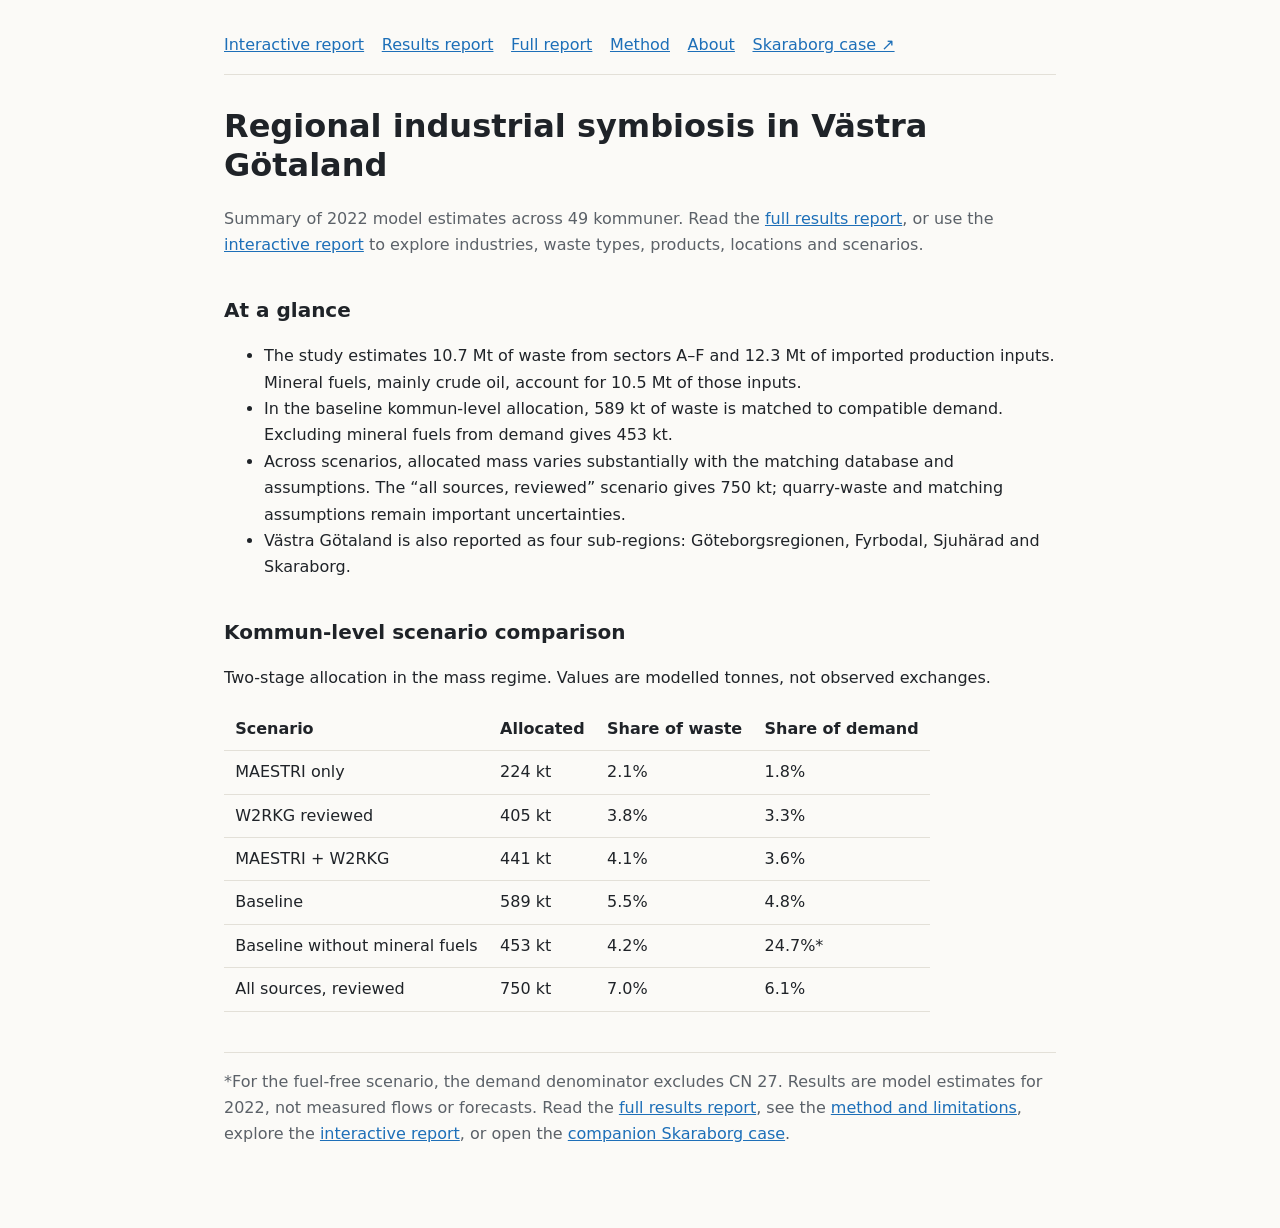
<file: docs/reports/index.html>
<!doctype html>
<html lang="en">
<head>
  <meta charset="utf-8">
  <meta name="viewport" content="width=device-width, initial-scale=1">
  <title>Results report — Industrial Symbiosis in Västra Götaland</title>
  <meta name="description" content="Summary of modelled industrial symbiosis potential in Västra Götaland County, with links to the interactive report and method.">
  <style>
    :root { color-scheme: light dark; --bg: #fbfaf7; --text: #1f2328; --muted: #5b6168; --line: #e3e0d8; --accent: #1d6fb8; }
    @media (prefers-color-scheme: dark) { :root { --bg: #16181b; --text: #e6e4df; --muted: #a2a6ab; --line: #2e3237; --accent: #6cb2f0; } }
    html { background: var(--bg); color: var(--text); }
    body { max-width: 52rem; margin: 0 auto; padding: 2rem 1.25rem 4rem; font: 16px/1.65 system-ui, -apple-system, "Segoe UI", Roboto, sans-serif; }
    nav { display: flex; flex-wrap: wrap; gap: .35rem 1.1rem; padding-bottom: 1rem; border-bottom: 1px solid var(--line); margin-bottom: 2rem; }
    a { color: var(--accent); } h1 { font-size: 2rem; line-height: 1.2; } h2 { margin-top: 2.2rem; font-size: 1.25rem; }
    .lead, .note { color: var(--muted); } table { width: 100%; border-collapse: collapse; display: block; overflow-x: auto; margin: 1rem 0 1.5rem; }
    th, td { text-align: left; padding: .5rem .7rem; border-bottom: 1px solid var(--line); white-space: nowrap; }
    th { font-weight: 650; } .note { border-top: 1px solid var(--line); padding-top: 1rem; margin-top: 2.5rem; }
  </style>
</head>
<body>
  <nav aria-label="Site">
    <a href="../">Interactive report</a>
    <a href="./" aria-current="page">Results report</a>
    <a href="full-report.html">Full report</a>
    <a href="../method.html">Method</a>
    <a href="../about.html">About</a>
    <a href="https://makijota.github.io/skaraborg-symbiosis/skaraborg/">Skaraborg case ↗</a>
  </nav>
  <h1>Regional industrial symbiosis in Västra Götaland</h1>
  <p class="lead">Summary of 2022 model estimates across 49 kommuner. Read the <a href="full-report.html">full results report</a>, or use the <a href="../">interactive report</a> to explore industries, waste types, products, locations and scenarios.</p>
  <h2>At a glance</h2>
  <ul>
    <li>The study estimates 10.7 Mt of waste from sectors A–F and 12.3 Mt of imported production inputs. Mineral fuels, mainly crude oil, account for 10.5 Mt of those inputs.</li>
    <li>In the baseline kommun-level allocation, 589 kt of waste is matched to compatible demand. Excluding mineral fuels from demand gives 453 kt.</li>
    <li>Across scenarios, allocated mass varies substantially with the matching database and assumptions. The “all sources, reviewed” scenario gives 750 kt; quarry-waste and matching assumptions remain important uncertainties.</li>
    <li>Västra Götaland is also reported as four sub-regions: Göteborgsregionen, Fyrbodal, Sjuhärad and Skaraborg.</li>
  </ul>
  <h2>Kommun-level scenario comparison</h2>
  <p>Two-stage allocation in the mass regime. Values are modelled tonnes, not observed exchanges.</p>
  <table>
    <thead><tr><th>Scenario</th><th>Allocated</th><th>Share of waste</th><th>Share of demand</th></tr></thead>
    <tbody>
      <tr><td>MAESTRI only</td><td>224 kt</td><td>2.1%</td><td>1.8%</td></tr>
      <tr><td>W2RKG reviewed</td><td>405 kt</td><td>3.8%</td><td>3.3%</td></tr>
      <tr><td>MAESTRI + W2RKG</td><td>441 kt</td><td>4.1%</td><td>3.6%</td></tr>
      <tr><td>Baseline</td><td>589 kt</td><td>5.5%</td><td>4.8%</td></tr>
      <tr><td>Baseline without mineral fuels</td><td>453 kt</td><td>4.2%</td><td>24.7%*</td></tr>
      <tr><td>All sources, reviewed</td><td>750 kt</td><td>7.0%</td><td>6.1%</td></tr>
    </tbody>
  </table>
  <p class="note">*For the fuel-free scenario, the demand denominator excludes CN 27. Results are model estimates for 2022, not measured flows or forecasts. Read the <a href="full-report.html">full results report</a>, see the <a href="../method.html">method and limitations</a>, explore the <a href="../">interactive report</a>, or open the <a href="https://makijota.github.io/skaraborg-symbiosis/skaraborg/">companion Skaraborg case</a>.</p>
</body>
</html>
</file>
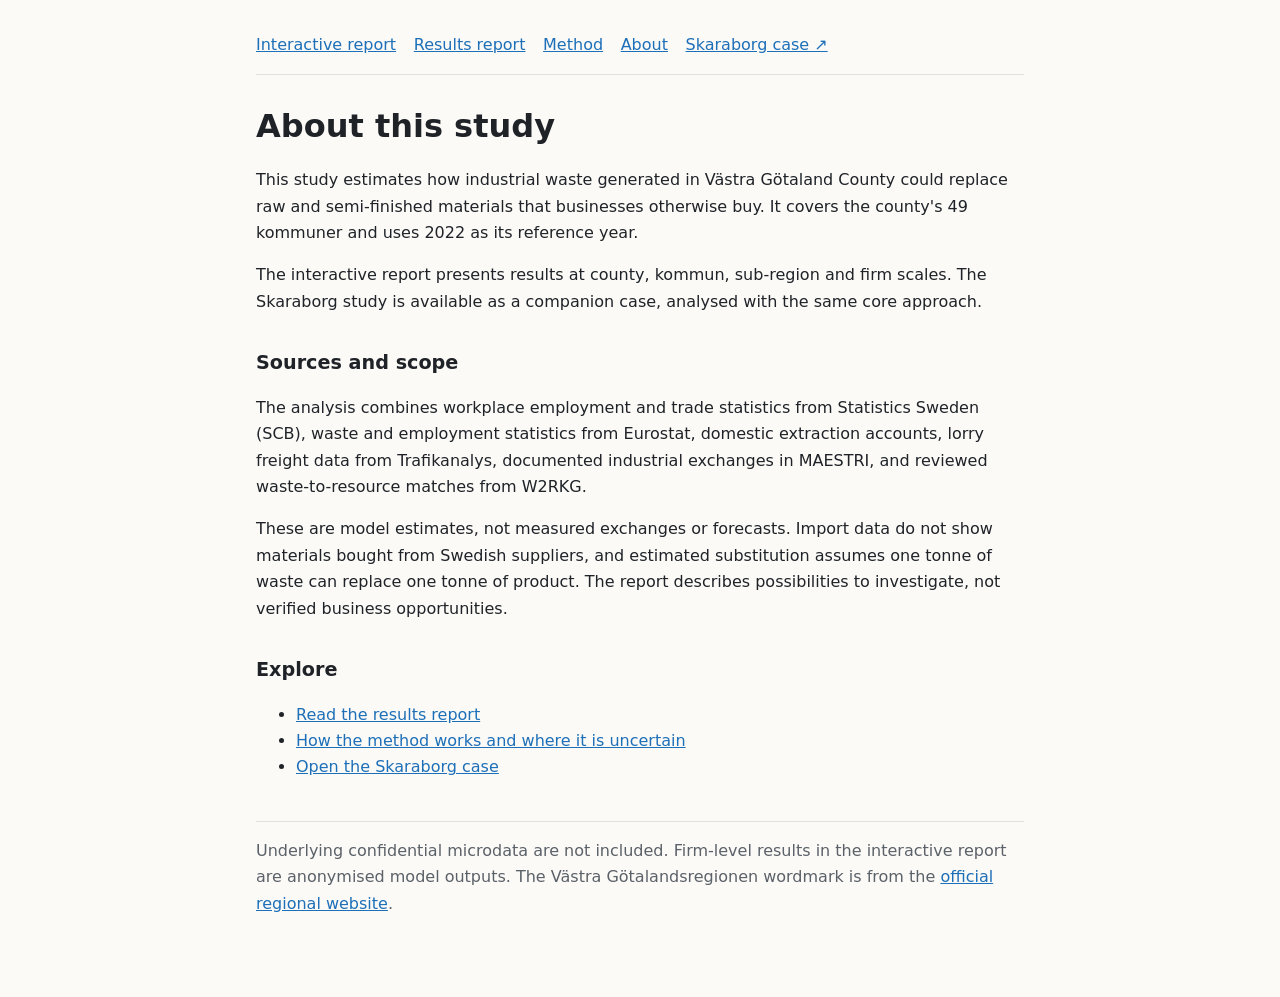
<file: docs/about.html>
<!doctype html>
<html lang="en">
<head>
  <meta charset="utf-8">
  <meta name="viewport" content="width=device-width, initial-scale=1">
  <title>About — Industrial Symbiosis in Västra Götaland</title>
  <meta name="description" content="About the Västra Götaland regional industrial symbiosis study, its scope and sources.">
  <style>
    :root { color-scheme: light dark; --bg: #fbfaf7; --card: #fff; --text: #1f2328; --muted: #5b6168; --line: #e3e0d8; --accent: #1d6fb8; }
    @media (prefers-color-scheme: dark) { :root { --bg: #16181b; --card: #1f2226; --text: #e6e4df; --muted: #a2a6ab; --line: #2e3237; --accent: #6cb2f0; } }
    html { background: var(--bg); color: var(--text); }
    body { max-width: 48rem; margin: 0 auto; padding: 2rem 1.25rem 4rem; font: 16px/1.65 system-ui, -apple-system, "Segoe UI", Roboto, sans-serif; }
    nav { display: flex; flex-wrap: wrap; gap: .35rem 1.1rem; padding-bottom: 1rem; border-bottom: 1px solid var(--line); margin-bottom: 2rem; }
    a { color: var(--accent); } h1 { font-size: 2rem; line-height: 1.2; } h2 { margin-top: 2rem; font-size: 1.2rem; }
    .note { color: var(--muted); border-top: 1px solid var(--line); padding-top: 1rem; margin-top: 2.5rem; }
  </style>
</head>
<body>
  <nav aria-label="Site">
    <a href="./">Interactive report</a>
    <a href="reports/">Results report</a>
    <a href="method.html">Method</a>
    <a href="about.html" aria-current="page">About</a>
    <a href="https://makijota.github.io/skaraborg-symbiosis/skaraborg/">Skaraborg case ↗</a>
  </nav>
  <h1>About this study</h1>
  <p>This study estimates how industrial waste generated in Västra Götaland County could replace raw and semi-finished materials that businesses otherwise buy. It covers the county's 49 kommuner and uses 2022 as its reference year.</p>
  <p>The interactive report presents results at county, kommun, sub-region and firm scales. The Skaraborg study is available as a companion case, analysed with the same core approach.</p>
  <h2>Sources and scope</h2>
  <p>The analysis combines workplace employment and trade statistics from Statistics Sweden (SCB), waste and employment statistics from Eurostat, domestic extraction accounts, lorry freight data from Trafikanalys, documented industrial exchanges in MAESTRI, and reviewed waste-to-resource matches from W2RKG.</p>
  <p>These are model estimates, not measured exchanges or forecasts. Import data do not show materials bought from Swedish suppliers, and estimated substitution assumes one tonne of waste can replace one tonne of product. The report describes possibilities to investigate, not verified business opportunities.</p>
  <h2>Explore</h2>
  <ul>
    <li><a href="reports/">Read the results report</a></li>
    <li><a href="method.html">How the method works and where it is uncertain</a></li>
    <li><a href="https://makijota.github.io/skaraborg-symbiosis/skaraborg/">Open the Skaraborg case</a></li>
  </ul>
  <p class="note">Underlying confidential microdata are not included. Firm-level results in the interactive report are anonymised model outputs. The Västra Götalandsregionen wordmark is from the <a href="https://www.vgregion.se/">official regional website</a>.</p>
</body>
</html>
</file>
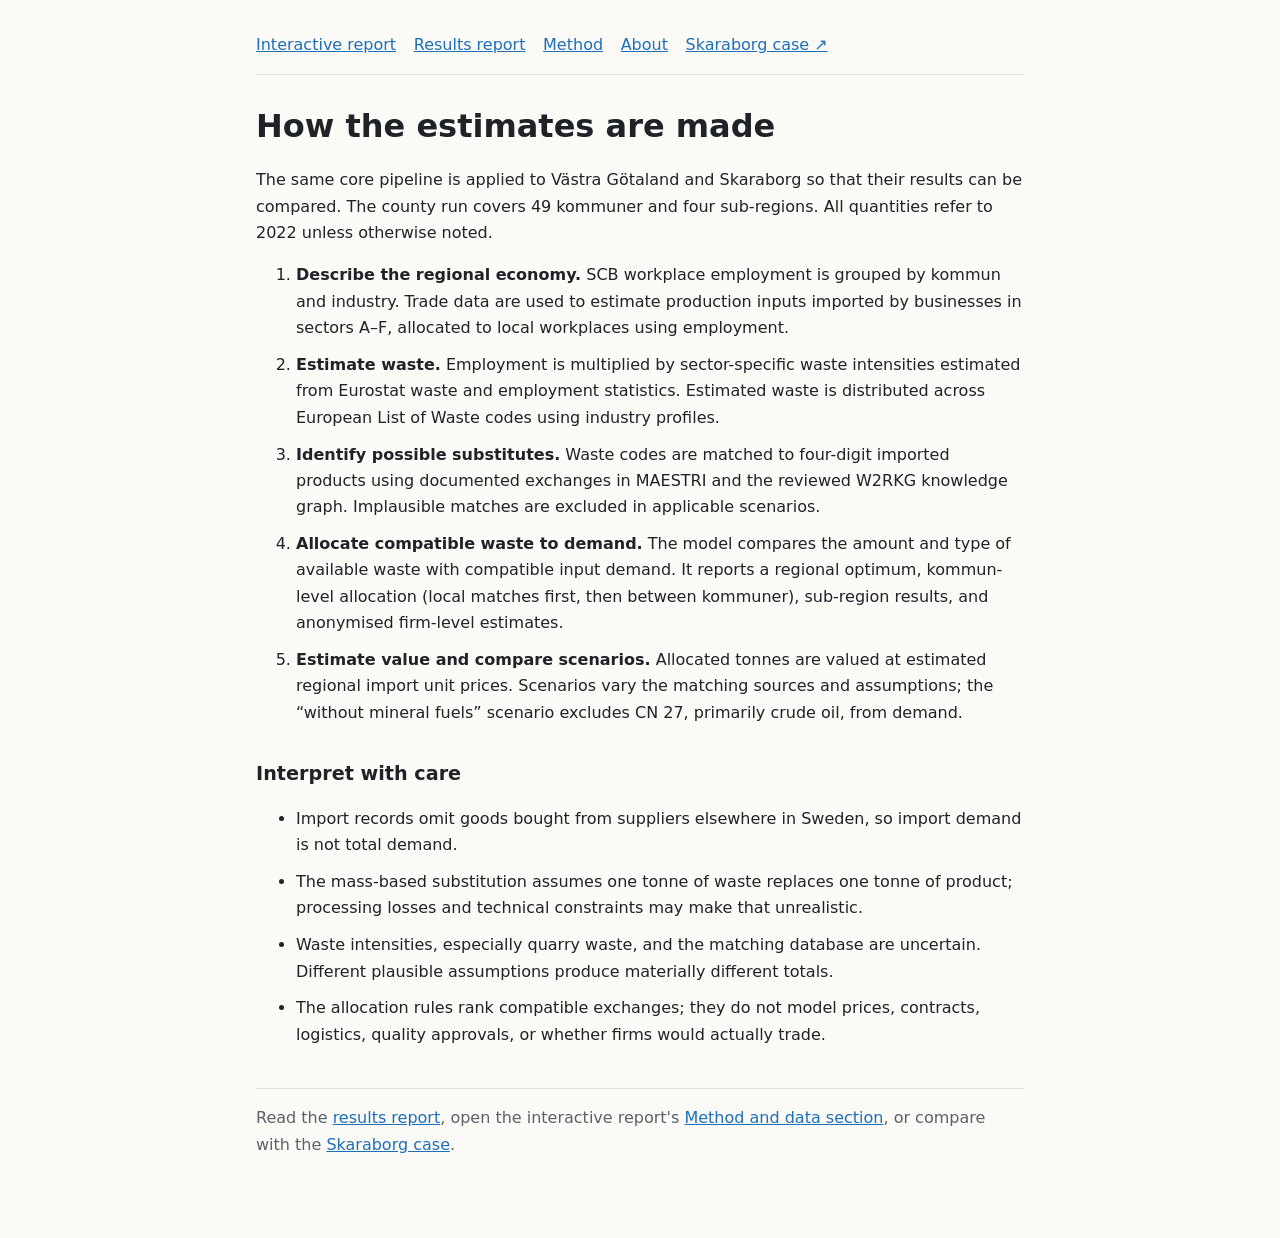
<file: docs/method.html>
<!doctype html>
<html lang="en">
<head>
  <meta charset="utf-8">
  <meta name="viewport" content="width=device-width, initial-scale=1">
  <title>Method — Industrial Symbiosis in Västra Götaland</title>
  <meta name="description" content="A plain-language description of the data and allocation process used in the Västra Götaland study.">
  <style>
    :root { color-scheme: light dark; --bg: #fbfaf7; --text: #1f2328; --muted: #5b6168; --line: #e3e0d8; --accent: #1d6fb8; }
    @media (prefers-color-scheme: dark) { :root { --bg: #16181b; --text: #e6e4df; --muted: #a2a6ab; --line: #2e3237; --accent: #6cb2f0; } }
    html { background: var(--bg); color: var(--text); }
    body { max-width: 48rem; margin: 0 auto; padding: 2rem 1.25rem 4rem; font: 16px/1.65 system-ui, -apple-system, "Segoe UI", Roboto, sans-serif; }
    nav { display: flex; flex-wrap: wrap; gap: .35rem 1.1rem; padding-bottom: 1rem; border-bottom: 1px solid var(--line); margin-bottom: 2rem; }
    a { color: var(--accent); } h1 { font-size: 2rem; line-height: 1.2; } h2 { margin-top: 2rem; font-size: 1.2rem; }
    li { margin-bottom: .65rem; } .note { color: var(--muted); border-top: 1px solid var(--line); padding-top: 1rem; margin-top: 2.5rem; }
  </style>
</head>
<body>
  <nav aria-label="Site">
    <a href="./">Interactive report</a>
    <a href="reports/">Results report</a>
    <a href="method.html" aria-current="page">Method</a>
    <a href="about.html">About</a>
    <a href="https://makijota.github.io/skaraborg-symbiosis/skaraborg/">Skaraborg case ↗</a>
  </nav>
  <h1>How the estimates are made</h1>
  <p>The same core pipeline is applied to Västra Götaland and Skaraborg so that their results can be compared. The county run covers 49 kommuner and four sub-regions. All quantities refer to 2022 unless otherwise noted.</p>
  <ol>
    <li><strong>Describe the regional economy.</strong> SCB workplace employment is grouped by kommun and industry. Trade data are used to estimate production inputs imported by businesses in sectors A–F, allocated to local workplaces using employment.</li>
    <li><strong>Estimate waste.</strong> Employment is multiplied by sector-specific waste intensities estimated from Eurostat waste and employment statistics. Estimated waste is distributed across European List of Waste codes using industry profiles.</li>
    <li><strong>Identify possible substitutes.</strong> Waste codes are matched to four-digit imported products using documented exchanges in MAESTRI and the reviewed W2RKG knowledge graph. Implausible matches are excluded in applicable scenarios.</li>
    <li><strong>Allocate compatible waste to demand.</strong> The model compares the amount and type of available waste with compatible input demand. It reports a regional optimum, kommun-level allocation (local matches first, then between kommuner), sub-region results, and anonymised firm-level estimates.</li>
    <li><strong>Estimate value and compare scenarios.</strong> Allocated tonnes are valued at estimated regional import unit prices. Scenarios vary the matching sources and assumptions; the “without mineral fuels” scenario excludes CN 27, primarily crude oil, from demand.</li>
  </ol>
  <h2>Interpret with care</h2>
  <ul>
    <li>Import records omit goods bought from suppliers elsewhere in Sweden, so import demand is not total demand.</li>
    <li>The mass-based substitution assumes one tonne of waste replaces one tonne of product; processing losses and technical constraints may make that unrealistic.</li>
    <li>Waste intensities, especially quarry waste, and the matching database are uncertain. Different plausible assumptions produce materially different totals.</li>
    <li>The allocation rules rank compatible exchanges; they do not model prices, contracts, logistics, quality approvals, or whether firms would actually trade.</li>
  </ul>
  <p class="note">Read the <a href="reports/">results report</a>, open the interactive report's <a href="index.html#/method">Method and data section</a>, or compare with the <a href="https://makijota.github.io/skaraborg-symbiosis/skaraborg/">Skaraborg case</a>.</p>
</body>
</html>
</file>
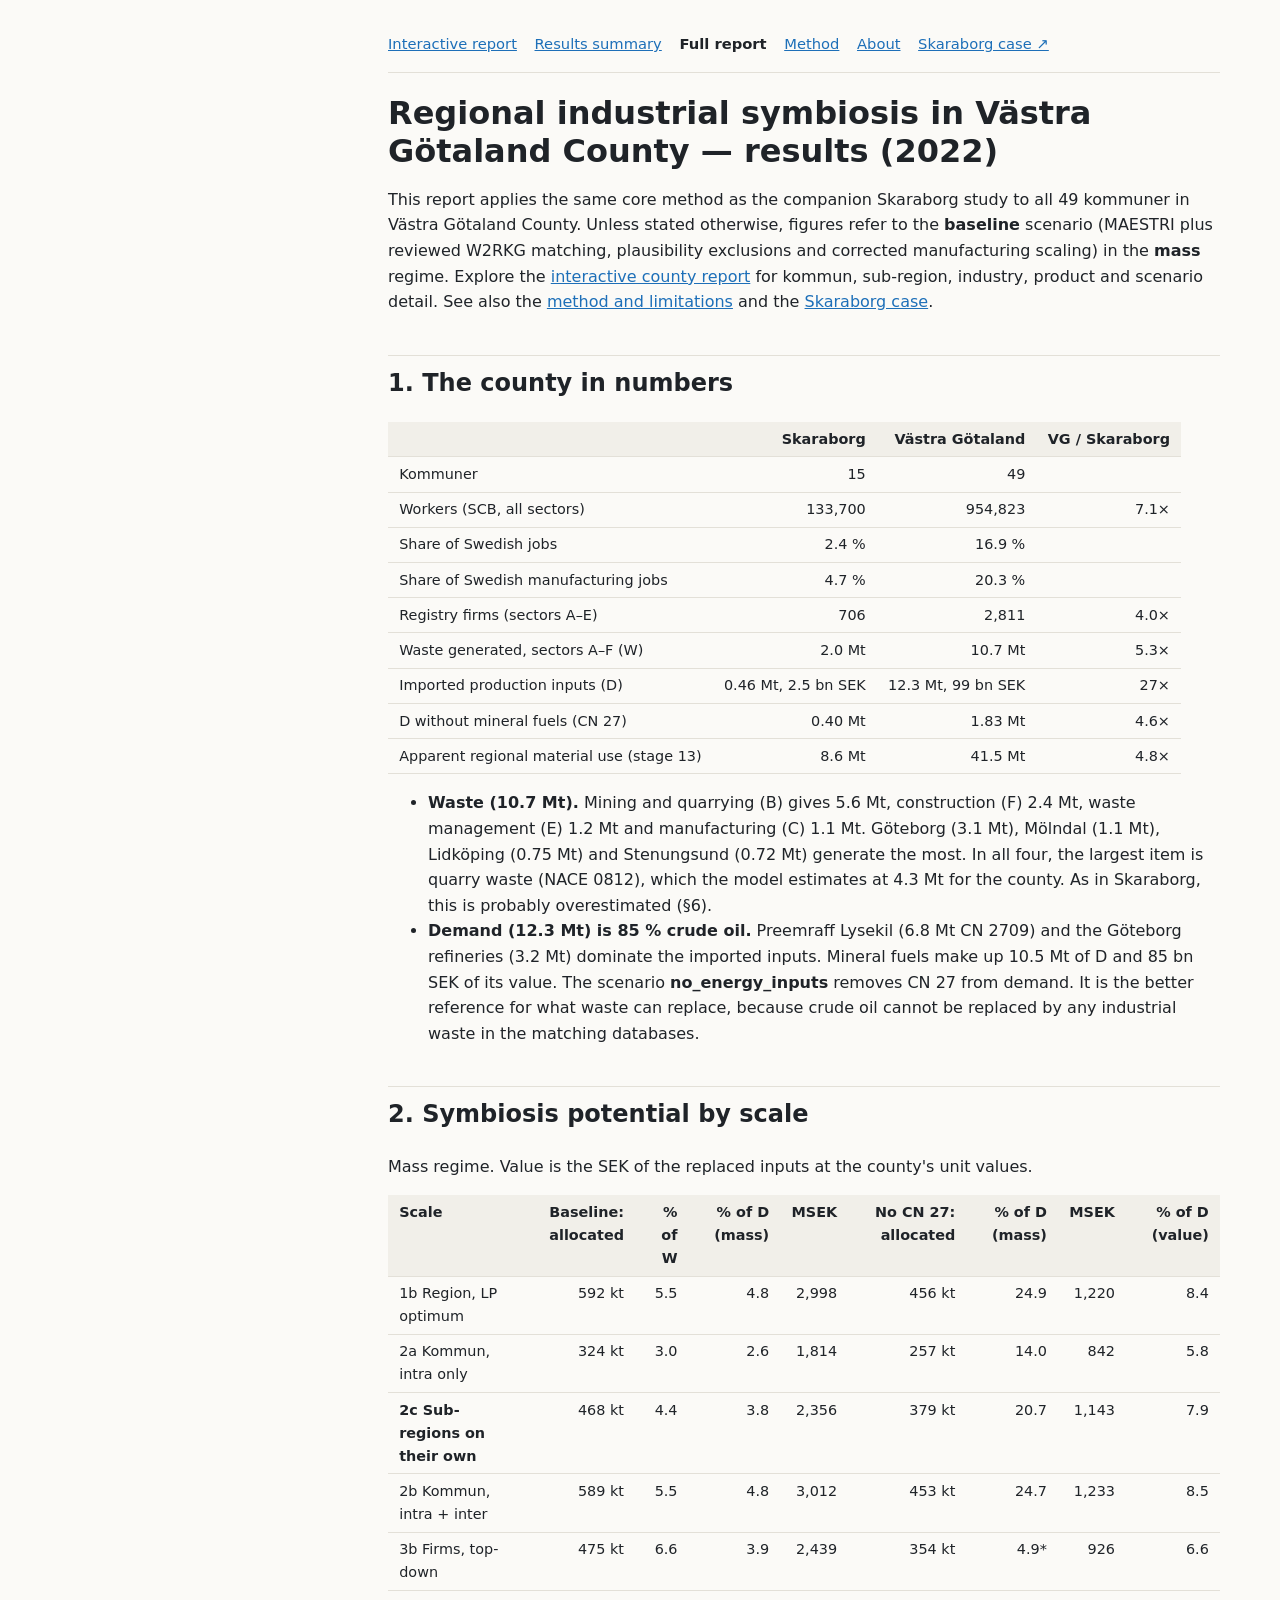
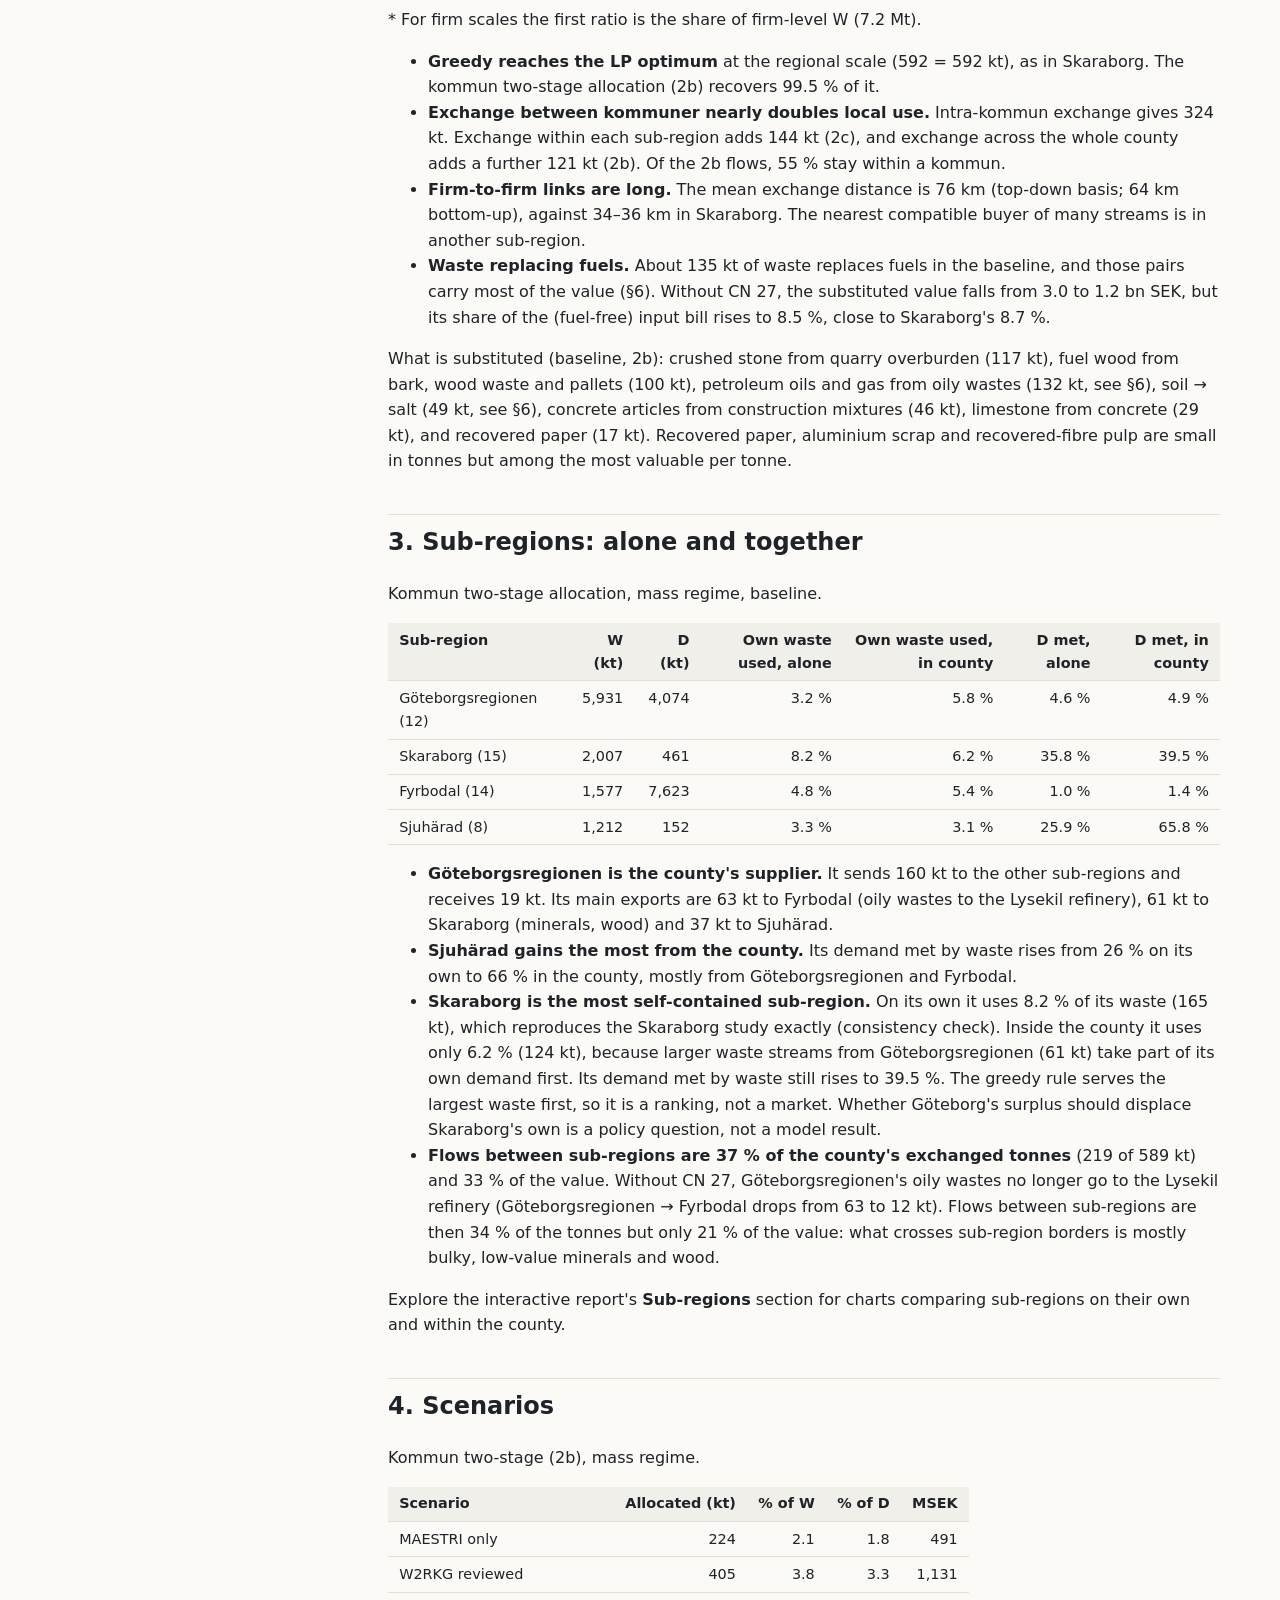
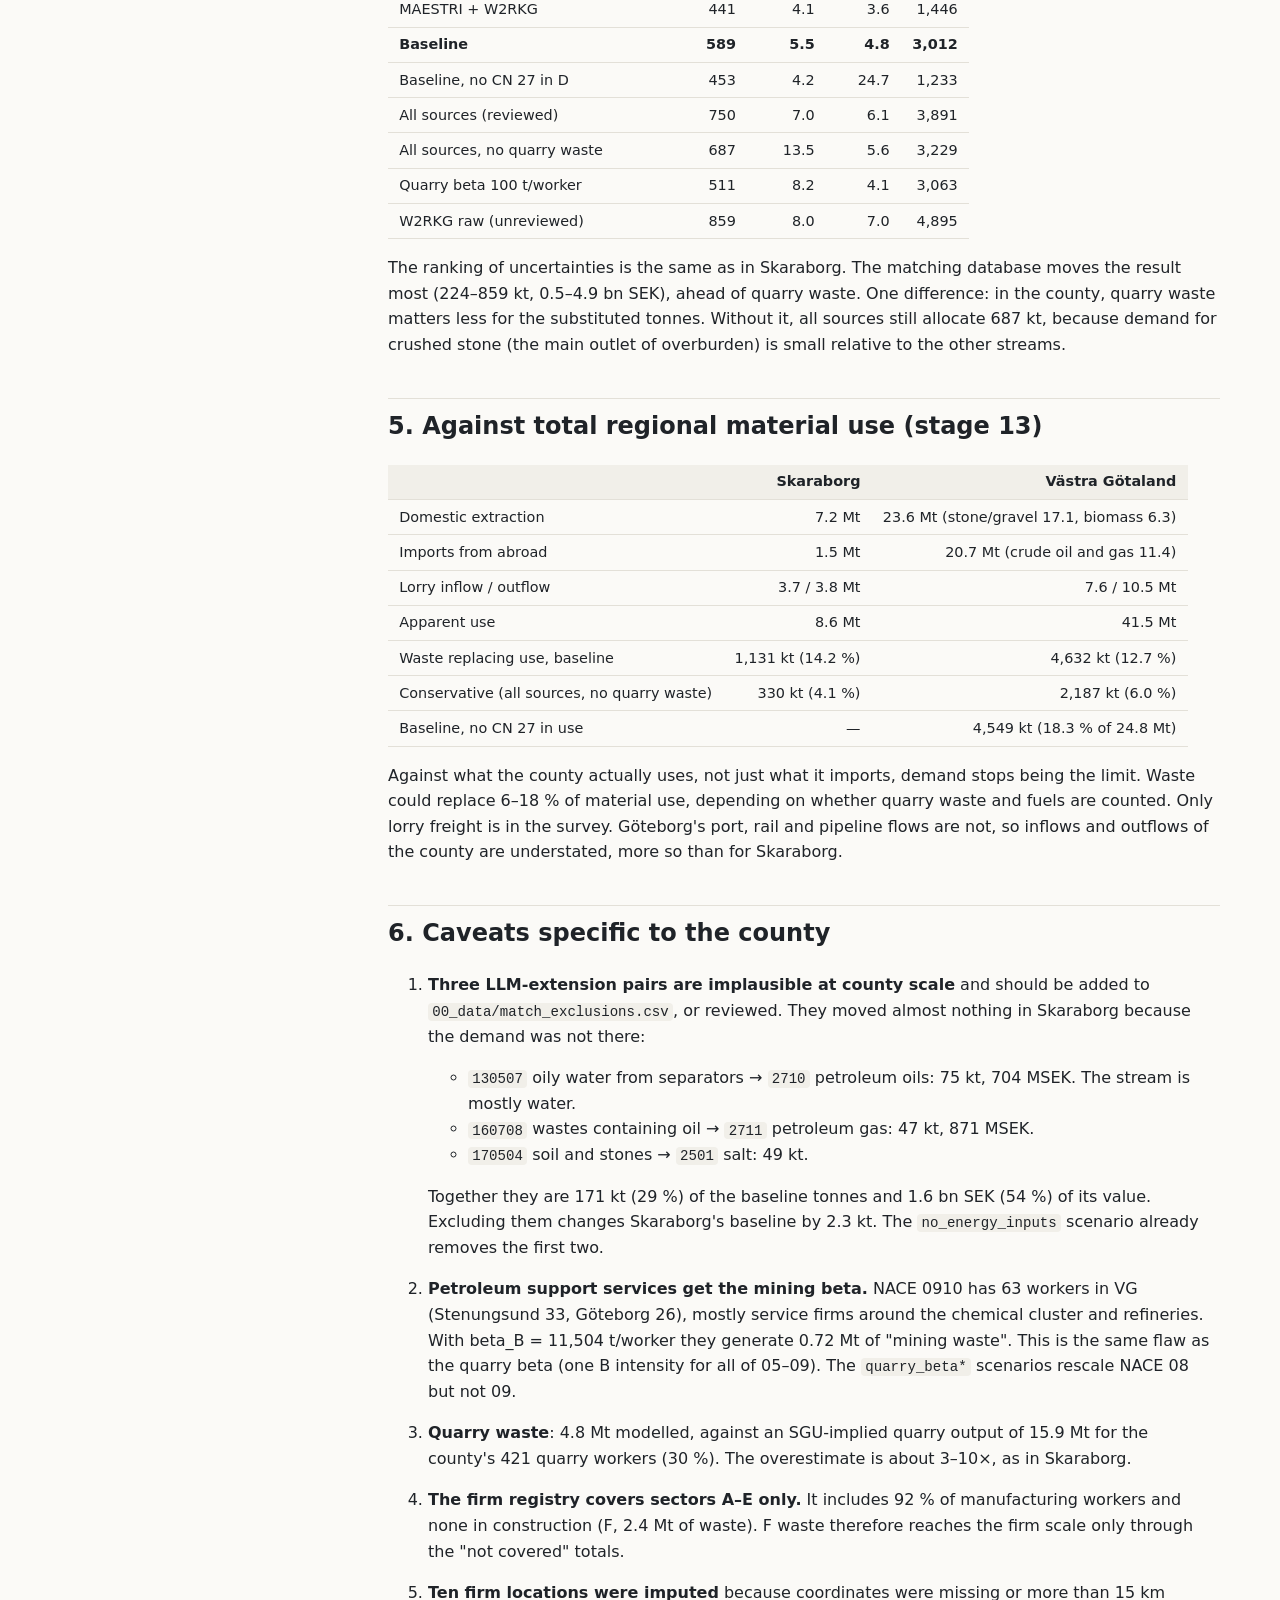
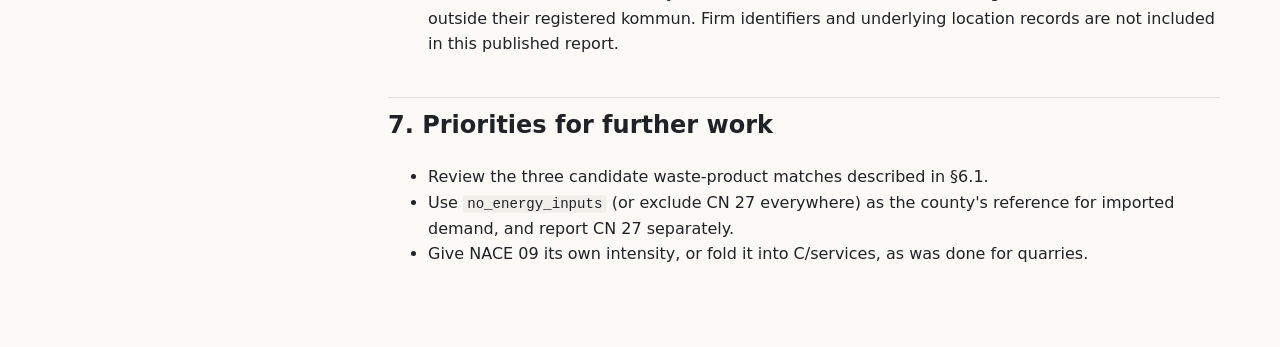
<file: docs/reports/full-report.html>
<!DOCTYPE html>
<html xmlns="http://www.w3.org/1999/xhtml" lang="en" xml:lang="en">
<head>
  <meta charset="utf-8" />
  <meta name="generator" content="pandoc 3.11" />
  <meta name="viewport" content="width=device-width, initial-scale=1.0, user-scalable=yes" />
  <title>Regional industrial symbiosis in Västra Götaland County —
results (2022)</title>
  <style>
    /* Default styles provided by pandoc.
    ** See https://pandoc.org/MANUAL.html#variables-for-html for config info.
    */
    span.smallcaps{font-variant: small-caps;}
    div.columns{display: flex; gap: 1.5em;}
    div.column{flex: auto;}
    @media screen {
    div.columns{gap: min(4vw, 1.5em);}
    div.column{overflow-x: auto;}
    }
    div.hanging-indent{margin-left: 1.5em; text-indent: -1.5em;}
    /* The extra [class] is a hack that increases specificity enough to
       override a similar rule in reveal.js */
    ul.task-list[class]{list-style: none;}
    ul.task-list li input[type="checkbox"] {
      font-size: inherit;
      width: 0.8em;
      margin: 0 0.8em 0.2em -1.6em;
      vertical-align: middle;
    }
  </style>
  <link rel="stylesheet" href="report.css" />
</head>
<body>
<nav class="site" aria-label="Site">
  <a href="../">Interactive report</a>
  <a href="index.html">Results summary</a>
  <a href="full-report.html" aria-current="page">Full report</a>
  <a href="../method.html">Method</a>
  <a href="../about.html">About</a>
  <a href="https://makijota.github.io/skaraborg-symbiosis/skaraborg/">Skaraborg case ↗</a>
</nav>

<h1
id="regional-industrial-symbiosis-in-västra-götaland-county--results-2022">Regional
industrial symbiosis in Västra Götaland County — results (2022)</h1>
<p>This report applies the same core method as the companion Skaraborg
study to all 49 kommuner in Västra Götaland County. Unless stated
otherwise, figures refer to the <strong>baseline</strong> scenario
(MAESTRI plus reviewed W2RKG matching, plausibility exclusions and
corrected manufacturing scaling) in the <strong>mass</strong> regime.
Explore the <a href="../">interactive county report</a> for kommun,
sub-region, industry, product and scenario detail. See also the
<a href="../method.html">method and limitations</a> and the
<a href="https://makijota.github.io/skaraborg-symbiosis/skaraborg/">Skaraborg
case</a>.</p>
<h2 id="1-the-county-in-numbers">1. The county in numbers</h2>
<table>
<thead>
<tr>
<th></th>
<th style="text-align: right;">Skaraborg</th>
<th style="text-align: right;">Västra Götaland</th>
<th style="text-align: right;">VG / Skaraborg</th>
</tr>
</thead>
<tbody>
<tr>
<td>Kommuner</td>
<td style="text-align: right;">15</td>
<td style="text-align: right;">49</td>
<td style="text-align: right;"></td>
</tr>
<tr>
<td>Workers (SCB, all sectors)</td>
<td style="text-align: right;">133,700</td>
<td style="text-align: right;">954,823</td>
<td style="text-align: right;">7.1×</td>
</tr>
<tr>
<td>Share of Swedish jobs</td>
<td style="text-align: right;">2.4 %</td>
<td style="text-align: right;">16.9 %</td>
<td style="text-align: right;"></td>
</tr>
<tr>
<td>Share of Swedish manufacturing jobs</td>
<td style="text-align: right;">4.7 %</td>
<td style="text-align: right;">20.3 %</td>
<td style="text-align: right;"></td>
</tr>
<tr>
<td>Registry firms (sectors A–E)</td>
<td style="text-align: right;">706</td>
<td style="text-align: right;">2,811</td>
<td style="text-align: right;">4.0×</td>
</tr>
<tr>
<td>Waste generated, sectors A–F (W)</td>
<td style="text-align: right;">2.0 Mt</td>
<td style="text-align: right;">10.7 Mt</td>
<td style="text-align: right;">5.3×</td>
</tr>
<tr>
<td>Imported production inputs (D)</td>
<td style="text-align: right;">0.46 Mt, 2.5 bn SEK</td>
<td style="text-align: right;">12.3 Mt, 99 bn SEK</td>
<td style="text-align: right;">27×</td>
</tr>
<tr>
<td>D without mineral fuels (CN 27)</td>
<td style="text-align: right;">0.40 Mt</td>
<td style="text-align: right;">1.83 Mt</td>
<td style="text-align: right;">4.6×</td>
</tr>
<tr>
<td>Apparent regional material use (stage 13)</td>
<td style="text-align: right;">8.6 Mt</td>
<td style="text-align: right;">41.5 Mt</td>
<td style="text-align: right;">4.8×</td>
</tr>
</tbody>
</table>
<ul>
<li><strong>Waste (10.7 Mt).</strong> Mining and quarrying (B) gives 5.6
Mt, construction (F) 2.4 Mt, waste management (E) 1.2 Mt and
manufacturing (C) 1.1 Mt. Göteborg (3.1 Mt), Mölndal (1.1 Mt), Lidköping
(0.75 Mt) and Stenungsund (0.72 Mt) generate the most. In all four, the
largest item is quarry waste (NACE 0812), which the model estimates at
4.3 Mt for the county. As in Skaraborg, this is probably overestimated
(§6).</li>
<li><strong>Demand (12.3 Mt) is 85 % crude oil.</strong> Preemraff
Lysekil (6.8 Mt CN 2709) and the Göteborg refineries (3.2 Mt) dominate
the imported inputs. Mineral fuels make up 10.5 Mt of D and 85 bn SEK of
its value. The scenario <strong>no_energy_inputs</strong> removes CN 27
from demand. It is the better reference for what waste can replace,
because crude oil cannot be replaced by any industrial waste in the
matching databases.</li>
</ul>
<h2 id="2-symbiosis-potential-by-scale">2. Symbiosis potential by
scale</h2>
<p>Mass regime. Value is the SEK of the replaced inputs at the county's
unit values.</p>
<table>
<thead>
<tr>
<th>Scale</th>
<th style="text-align: right;">Baseline: allocated</th>
<th style="text-align: right;">% of W</th>
<th style="text-align: right;">% of D (mass)</th>
<th style="text-align: right;">MSEK</th>
<th style="text-align: right;">No CN 27: allocated</th>
<th style="text-align: right;">% of D (mass)</th>
<th style="text-align: right;">MSEK</th>
<th style="text-align: right;">% of D (value)</th>
</tr>
</thead>
<tbody>
<tr>
<td>1b Region, LP optimum</td>
<td style="text-align: right;">592 kt</td>
<td style="text-align: right;">5.5</td>
<td style="text-align: right;">4.8</td>
<td style="text-align: right;">2,998</td>
<td style="text-align: right;">456 kt</td>
<td style="text-align: right;">24.9</td>
<td style="text-align: right;">1,220</td>
<td style="text-align: right;">8.4</td>
</tr>
<tr>
<td>2a Kommun, intra only</td>
<td style="text-align: right;">324 kt</td>
<td style="text-align: right;">3.0</td>
<td style="text-align: right;">2.6</td>
<td style="text-align: right;">1,814</td>
<td style="text-align: right;">257 kt</td>
<td style="text-align: right;">14.0</td>
<td style="text-align: right;">842</td>
<td style="text-align: right;">5.8</td>
</tr>
<tr>
<td><strong>2c Sub-regions on their own</strong></td>
<td style="text-align: right;">468 kt</td>
<td style="text-align: right;">4.4</td>
<td style="text-align: right;">3.8</td>
<td style="text-align: right;">2,356</td>
<td style="text-align: right;">379 kt</td>
<td style="text-align: right;">20.7</td>
<td style="text-align: right;">1,143</td>
<td style="text-align: right;">7.9</td>
</tr>
<tr>
<td>2b Kommun, intra + inter</td>
<td style="text-align: right;">589 kt</td>
<td style="text-align: right;">5.5</td>
<td style="text-align: right;">4.8</td>
<td style="text-align: right;">3,012</td>
<td style="text-align: right;">453 kt</td>
<td style="text-align: right;">24.7</td>
<td style="text-align: right;">1,233</td>
<td style="text-align: right;">8.5</td>
</tr>
<tr>
<td>3b Firms, top-down</td>
<td style="text-align: right;">475 kt</td>
<td style="text-align: right;">6.6</td>
<td style="text-align: right;">3.9</td>
<td style="text-align: right;">2,439</td>
<td style="text-align: right;">354 kt</td>
<td style="text-align: right;">4.9*</td>
<td style="text-align: right;">926</td>
<td style="text-align: right;">6.6</td>
</tr>
</tbody>
</table>
<p>* For firm scales the first ratio is the share of firm-level W (7.2
Mt).</p>
<ul>
<li><strong>Greedy reaches the LP optimum</strong> at the regional scale
(592 = 592 kt), as in Skaraborg. The kommun two-stage allocation (2b)
recovers 99.5 % of it.</li>
<li><strong>Exchange between kommuner nearly doubles local use.</strong>
Intra-kommun exchange gives 324 kt. Exchange within each sub-region adds
144 kt (2c), and exchange across the whole county adds a further 121 kt
(2b). Of the 2b flows, 55 % stay within a kommun.</li>
<li><strong>Firm-to-firm links are long.</strong> The mean exchange
distance is 76 km (top-down basis; 64 km bottom-up), against 34–36 km in
Skaraborg. The nearest compatible buyer of many streams is in another
sub-region.</li>
<li><strong>Waste replacing fuels.</strong> About 135 kt of waste
replaces fuels in the baseline, and those pairs carry most of the value
(§6). Without CN 27, the substituted value falls from 3.0 to 1.2 bn SEK,
but its share of the (fuel-free) input bill rises to 8.5 %, close to
Skaraborg's 8.7 %.</li>
</ul>
<p>What is substituted (baseline, 2b): crushed stone from quarry
overburden (117 kt), fuel wood from bark, wood waste and pallets (100
kt), petroleum oils and gas from oily wastes (132 kt, see §6), soil →
salt (49 kt, see §6), concrete articles from construction mixtures (46
kt), limestone from concrete (29 kt), and recovered paper (17 kt).
Recovered paper, aluminium scrap and recovered-fibre pulp are small in
tonnes but among the most valuable per tonne.</p>
<h2 id="3-sub-regions-alone-and-together">3. Sub-regions: alone and
together</h2>
<p>Kommun two-stage allocation, mass regime, baseline.</p>
<table>
<thead>
<tr>
<th>Sub-region</th>
<th style="text-align: right;">W (kt)</th>
<th style="text-align: right;">D (kt)</th>
<th style="text-align: right;">Own waste used, alone</th>
<th style="text-align: right;">Own waste used, in county</th>
<th style="text-align: right;">D met, alone</th>
<th style="text-align: right;">D met, in county</th>
</tr>
</thead>
<tbody>
<tr>
<td>Göteborgsregionen (12)</td>
<td style="text-align: right;">5,931</td>
<td style="text-align: right;">4,074</td>
<td style="text-align: right;">3.2 %</td>
<td style="text-align: right;">5.8 %</td>
<td style="text-align: right;">4.6 %</td>
<td style="text-align: right;">4.9 %</td>
</tr>
<tr>
<td>Skaraborg (15)</td>
<td style="text-align: right;">2,007</td>
<td style="text-align: right;">461</td>
<td style="text-align: right;">8.2 %</td>
<td style="text-align: right;">6.2 %</td>
<td style="text-align: right;">35.8 %</td>
<td style="text-align: right;">39.5 %</td>
</tr>
<tr>
<td>Fyrbodal (14)</td>
<td style="text-align: right;">1,577</td>
<td style="text-align: right;">7,623</td>
<td style="text-align: right;">4.8 %</td>
<td style="text-align: right;">5.4 %</td>
<td style="text-align: right;">1.0 %</td>
<td style="text-align: right;">1.4 %</td>
</tr>
<tr>
<td>Sjuhärad (8)</td>
<td style="text-align: right;">1,212</td>
<td style="text-align: right;">152</td>
<td style="text-align: right;">3.3 %</td>
<td style="text-align: right;">3.1 %</td>
<td style="text-align: right;">25.9 %</td>
<td style="text-align: right;">65.8 %</td>
</tr>
</tbody>
</table>
<ul>
<li><strong>Göteborgsregionen is the county's supplier.</strong> It
sends 160 kt to the other sub-regions and receives 19 kt. Its main
exports are 63 kt to Fyrbodal (oily wastes to the Lysekil refinery), 61
kt to Skaraborg (minerals, wood) and 37 kt to Sjuhärad.</li>
<li><strong>Sjuhärad gains the most from the county.</strong> Its demand
met by waste rises from 26 % on its own to 66 % in the county, mostly
from Göteborgsregionen and Fyrbodal.</li>
<li><strong>Skaraborg is the most self-contained sub-region.</strong> On
its own it uses 8.2 % of its waste (165 kt), which reproduces the
Skaraborg study exactly (consistency check). Inside the county it uses
only 6.2 % (124 kt), because larger waste streams from Göteborgsregionen
(61 kt) take part of its own demand first. Its demand met by waste still
rises to 39.5 %. The greedy rule serves the largest waste first, so it
is a ranking, not a market. Whether Göteborg's surplus should displace
Skaraborg's own is a policy question, not a model result.</li>
<li><strong>Flows between sub-regions are 37 % of the county's exchanged
tonnes</strong> (219 of 589 kt) and 33 % of the value. Without CN 27,
Göteborgsregionen's oily wastes no longer go to the Lysekil refinery
(Göteborgsregionen → Fyrbodal drops from 63 to 12 kt). Flows between
sub-regions are then 34 % of the tonnes but only 21 % of the value: what
crosses sub-region borders is mostly bulky, low-value minerals and
wood.</li>
</ul>
<p>Explore the interactive report's <strong>Sub-regions</strong> section
for charts comparing sub-regions on their own and within the county.</p>
<h2 id="4-scenarios">4. Scenarios</h2>
<p>Kommun two-stage (2b), mass regime.</p>
<table>
<thead>
<tr>
<th>Scenario</th>
<th style="text-align: right;">Allocated (kt)</th>
<th style="text-align: right;">% of W</th>
<th style="text-align: right;">% of D</th>
<th style="text-align: right;">MSEK</th>
</tr>
</thead>
<tbody>
<tr>
<td>MAESTRI only</td>
<td style="text-align: right;">224</td>
<td style="text-align: right;">2.1</td>
<td style="text-align: right;">1.8</td>
<td style="text-align: right;">491</td>
</tr>
<tr>
<td>W2RKG reviewed</td>
<td style="text-align: right;">405</td>
<td style="text-align: right;">3.8</td>
<td style="text-align: right;">3.3</td>
<td style="text-align: right;">1,131</td>
</tr>
<tr>
<td>MAESTRI + W2RKG</td>
<td style="text-align: right;">441</td>
<td style="text-align: right;">4.1</td>
<td style="text-align: right;">3.6</td>
<td style="text-align: right;">1,446</td>
</tr>
<tr>
<td><strong>Baseline</strong></td>
<td style="text-align: right;"><strong>589</strong></td>
<td style="text-align: right;"><strong>5.5</strong></td>
<td style="text-align: right;"><strong>4.8</strong></td>
<td style="text-align: right;"><strong>3,012</strong></td>
</tr>
<tr>
<td>Baseline, no CN 27 in D</td>
<td style="text-align: right;">453</td>
<td style="text-align: right;">4.2</td>
<td style="text-align: right;">24.7</td>
<td style="text-align: right;">1,233</td>
</tr>
<tr>
<td>All sources (reviewed)</td>
<td style="text-align: right;">750</td>
<td style="text-align: right;">7.0</td>
<td style="text-align: right;">6.1</td>
<td style="text-align: right;">3,891</td>
</tr>
<tr>
<td>All sources, no quarry waste</td>
<td style="text-align: right;">687</td>
<td style="text-align: right;">13.5</td>
<td style="text-align: right;">5.6</td>
<td style="text-align: right;">3,229</td>
</tr>
<tr>
<td>Quarry beta 100 t/worker</td>
<td style="text-align: right;">511</td>
<td style="text-align: right;">8.2</td>
<td style="text-align: right;">4.1</td>
<td style="text-align: right;">3,063</td>
</tr>
<tr>
<td>W2RKG raw (unreviewed)</td>
<td style="text-align: right;">859</td>
<td style="text-align: right;">8.0</td>
<td style="text-align: right;">7.0</td>
<td style="text-align: right;">4,895</td>
</tr>
</tbody>
</table>
<p>The ranking of uncertainties is the same as in Skaraborg. The
matching database moves the result most (224–859 kt, 0.5–4.9 bn SEK),
ahead of quarry waste. One difference: in the county, quarry waste
matters less for the substituted tonnes. Without it, all sources still
allocate 687 kt, because demand for crushed stone (the main outlet of
overburden) is small relative to the other streams.</p>
<h2 id="5-against-total-regional-material-use-stage-13">5. Against total
regional material use (stage 13)</h2>
<table>
<thead>
<tr>
<th></th>
<th style="text-align: right;">Skaraborg</th>
<th style="text-align: right;">Västra Götaland</th>
</tr>
</thead>
<tbody>
<tr>
<td>Domestic extraction</td>
<td style="text-align: right;">7.2 Mt</td>
<td style="text-align: right;">23.6 Mt (stone/gravel 17.1, biomass
6.3)</td>
</tr>
<tr>
<td>Imports from abroad</td>
<td style="text-align: right;">1.5 Mt</td>
<td style="text-align: right;">20.7 Mt (crude oil and gas 11.4)</td>
</tr>
<tr>
<td>Lorry inflow / outflow</td>
<td style="text-align: right;">3.7 / 3.8 Mt</td>
<td style="text-align: right;">7.6 / 10.5 Mt</td>
</tr>
<tr>
<td>Apparent use</td>
<td style="text-align: right;">8.6 Mt</td>
<td style="text-align: right;">41.5 Mt</td>
</tr>
<tr>
<td>Waste replacing use, baseline</td>
<td style="text-align: right;">1,131 kt (14.2 %)</td>
<td style="text-align: right;">4,632 kt (12.7 %)</td>
</tr>
<tr>
<td>Conservative (all sources, no quarry waste)</td>
<td style="text-align: right;">330 kt (4.1 %)</td>
<td style="text-align: right;">2,187 kt (6.0 %)</td>
</tr>
<tr>
<td>Baseline, no CN 27 in use</td>
<td style="text-align: right;">—</td>
<td style="text-align: right;">4,549 kt (18.3 % of 24.8 Mt)</td>
</tr>
</tbody>
</table>
<p>Against what the county actually uses, not just what it imports,
demand stops being the limit. Waste could replace 6–18 % of material
use, depending on whether quarry waste and fuels are counted. Only lorry
freight is in the survey. Göteborg's port, rail and pipeline flows are
not, so inflows and outflows of the county are understated, more so than
for Skaraborg.</p>
<h2 id="6-caveats-specific-to-the-county">6. Caveats specific to the
county</h2>
<ol type="1">
<li><p><strong>Three LLM-extension pairs are implausible at county
scale</strong> and should be added to
<code>00_data/match_exclusions.csv</code>, or reviewed. They moved
almost nothing in Skaraborg because the demand was not there:</p>
<ul>
<li><code>130507</code> oily water from separators → <code>2710</code>
petroleum oils: 75 kt, 704 MSEK. The stream is mostly water.</li>
<li><code>160708</code> wastes containing oil → <code>2711</code>
petroleum gas: 47 kt, 871 MSEK.</li>
<li><code>170504</code> soil and stones → <code>2501</code> salt: 49
kt.</li>
</ul>
<p>Together they are 171 kt (29 %) of the baseline tonnes and 1.6 bn SEK
(54 %) of its value. Excluding them changes Skaraborg's baseline by 2.3
kt. The <code>no_energy_inputs</code> scenario already removes the first
two.</p></li>
<li><p><strong>Petroleum support services get the mining beta.</strong>
NACE 0910 has 63 workers in VG (Stenungsund 33, Göteborg 26), mostly
service firms around the chemical cluster and refineries. With beta_B =
11,504 t/worker they generate 0.72 Mt of "mining waste". This is the
same flaw as the quarry beta (one B intensity for all of 05–09). The
<code>quarry_beta*</code> scenarios rescale NACE 08 but not 09.</p></li>
<li><p><strong>Quarry waste</strong>: 4.8 Mt modelled, against an
SGU-implied quarry output of 15.9 Mt for the county's 421 quarry workers
(30 %). The overestimate is about 3–10×, as in Skaraborg.</p></li>
<li><p><strong>The firm registry covers sectors A–E only.</strong> It
includes 92 % of manufacturing workers and none in construction (F, 2.4
Mt of waste). F waste therefore reaches the firm scale only through the
"not covered" totals.</p></li>
<li><p><strong>Ten firm locations were imputed</strong> because
coordinates were missing or more than 15 km outside their registered
kommun. Firm identifiers and underlying location records are not
included in this published report.</p></li>
</ol>
<h2 id="7-priorities-for-further-work">7. Priorities for further
work</h2>
<ul>
<li>Review the three candidate waste-product matches described in
§6.1.</li>
<li>Use <code>no_energy_inputs</code> (or exclude CN 27 everywhere) as
the county's reference for imported demand, and report CN 27
separately.</li>
<li>Give NACE 09 its own intensity, or fold it into C/services, as was
done for quarries.</li>
</ul>
</body>
</html>
</file>
<file: docs/reports/report.css>
:root {
  color-scheme: light dark;
  --page: #fbfaf7;
  --text: #1f2328;
  --muted: #5b6168;
  --line: #e3e0d8;
  --accent: #1d6fb8;
  --head: #f1efe9;
}
@media (prefers-color-scheme: dark) {
  :root {
    --page: #16181b;
    --text: #e6e4df;
    --muted: #a2a6ab;
    --line: #2e3237;
    --accent: #6cb2f0;
    --head: #1f2226;
  }
}
html { background: var(--page); color: var(--text); }
body { max-width: 52rem; margin: 0 auto; padding: 2rem 1.25rem 4rem;
  font: 16px/1.6 system-ui, -apple-system, "Segoe UI", Roboto, sans-serif; }
h1 { font-size: 2rem; line-height: 1.2; margin-bottom: .5rem; }
h2 { margin-top: 2.5rem; padding-top: .5rem; border-top: 1px solid var(--line); }
h3 { margin-top: 1.75rem; }
a { color: var(--accent); }
em { color: var(--muted); }
hr { border: 0; border-top: 1px solid var(--line); margin: 2rem 0; }
nav.site { display: flex; flex-wrap: wrap; gap: .25rem 1.1rem; font-size: .92rem;
  padding-bottom: 1rem; border-bottom: 1px solid var(--line); }
nav.site a[aria-current] { color: var(--text); font-weight: 600; text-decoration: none; }
nav#TOC { background: var(--head); border: 1px solid var(--line); border-radius: 8px;
  padding: .5rem 1.25rem; margin: 1.5rem 0; font-size: .92rem; }
nav#TOC ul { padding-left: 1.1rem; }
table { border-collapse: collapse; display: block; overflow-x: auto; max-width: 100%;
  margin: 1rem 0; font-size: .9rem; font-variant-numeric: tabular-nums; }
th, td { border-bottom: 1px solid var(--line); padding: .35rem .7rem;
  text-align: left; vertical-align: top; }
th { background: var(--head); font-weight: 600; }
code { font-size: .88em; background: var(--head); padding: .05em .3em; border-radius: 4px; }
@media (min-width: 1100px) {
  body { max-width: 52rem; margin-left: max(19rem, calc(50vw - 26rem + 9rem)); }
  nav#TOC { position: fixed; top: 0; bottom: 0; left: 0; width: 16.5rem; margin: 0;
    border: 0; border-right: 1px solid var(--line); border-radius: 0;
    padding: 1.5rem 1rem 2rem 1.25rem; overflow-y: auto; font-size: .88rem; line-height: 1.45; }
  nav#TOC::before { content: "Contents"; display: block; font-weight: 700; margin-bottom: .5rem; }
  nav#TOC ul { padding-left: 0; list-style: none; }
  nav#TOC li { margin: .3rem 0; }
  nav#TOC a { color: var(--muted); text-decoration: none; }
  nav#TOC a:hover { color: var(--accent); }
}
</file>
